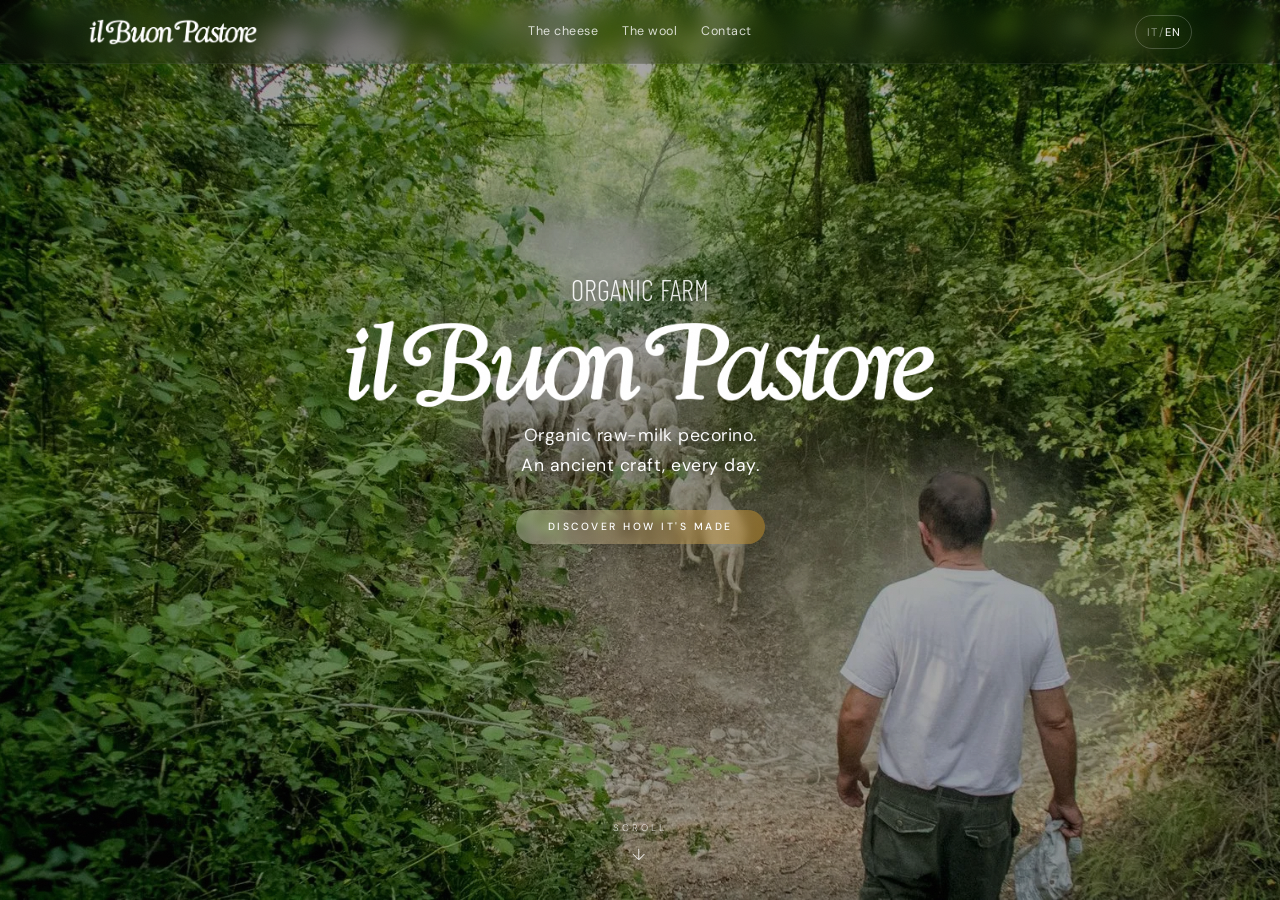
<file: docs/index.html>
<!DOCTYPE html>
<html lang="it">
<head>
  <meta charset="UTF-8">
  <meta name="viewport" content="width=device-width, initial-scale=1.0">
  <title>Il Buon Pastore — Pecorino a latte crudo biologico</title>
  <meta name="description" data-i18n-attr="content" data-i18n="meta.desc"
        content="Il Buon Pastore — pecorino a latte crudo biologico a Montefiore Conca (Rimini). Formaggi artigianali di pecora: stagionato, erborinato, di fossa, ricotta. Vendita diretta.">
  <meta property="og:type" content="website">
  <meta property="og:url" content="https://ilbuonpastorebio.it">
  <meta property="og:title" content="Il Buon Pastore — Pecorino a latte crudo biologico">
  <meta property="og:description" content="Il Buon Pastore — pecorino a latte crudo biologico a Montefiore Conca (Rimini). Formaggi artigianali di pecora: stagionato, erborinato, di fossa, ricotta. Vendita diretta.">
  <meta property="og:image" content="https://ilbuonpastorebio.it/assets/imgs/og-cover.jpg">
  <meta property="og:image:width" content="1200">
  <meta property="og:image:height" content="630">
  <meta property="og:locale" content="it_IT">
  <meta property="og:locale:alternate" content="en_GB">
  <meta property="og:site_name" content="Il Buon Pastore">
  <meta name="twitter:card" content="summary_large_image">
  <link rel="icon" type="image/png" href="assets/imgs/favicon.png">
  <link rel="apple-touch-icon" href="assets/imgs/apple-touch-icon.png">
  <link rel="canonical" href="https://ilbuonpastorebio.it/">
  <link rel="preload" as="image" href="assets/imgs/hero.webp">

  <link rel="stylesheet" href="css/style.css">
  <script type="application/ld+json">
  {
    "@context": "https://schema.org",
    "@type": "LocalBusiness",
    "name": "Il Buon Pastore",
    "description": "Azienda agricola biologica: pecorino a latte crudo certificato biologico. Dal pascolo alla tavola, un solo gesto antico.",
    "url": "https://ilbuonpastorebio.it",
    "image": "https://ilbuonpastorebio.it/assets/imgs/og-cover.jpg",
    "telephone": "+393393179926",
    "email": "levoland@libero.it",
    "address": {
      "@type": "PostalAddress",
      "streetAddress": "Via Ca' Santino 1963",
      "addressLocality": "Montefiore Conca",
      "addressRegion": "RN",
      "postalCode": "47834",
      "addressCountry": "IT"
    },
    "geo": {
      "@type": "GeoCoordinates",
      "latitude": 43.859999,
      "longitude": 12.610867
    },
    "openingHours": "Mo-Sa 15:00-19:00",
    "sameAs": ["https://instagram.com/aziendailbuonpastore"],
    "priceRange": "€€"
  }
  </script>
</head>
<body>
  <div class="grain" aria-hidden="true"></div>

  <header class="nav">
    <div class="nav-inner">
      <a href="#" class="nav-logo" aria-label="Il Buon Pastore — torna su" data-goto="0">
        <img src="assets/imgs/titolo.png" alt="Il Buon Pastore" class="nav-logo-img">
      </a>
      <nav class="nav-links" aria-label="Navigazione principale" id="navLinks"></nav>
      <div class="nav-tools">
        <button class="lang-toggle" id="langToggle" aria-label="Cambia lingua">
          <span class="lang-it">IT</span><span class="lang-sep">/</span><span class="lang-en">EN</span>
        </button>
        <button class="nav-burger" id="navBurger" aria-label="Apri menu" aria-expanded="false">
          <span></span><span></span><span></span>
        </button>
      </div>
    </div>
  </header>

  <main class="panels" id="panels">
    <!-- Hero (statico) -->
    <section class="panel panel-hero is-active">
      <div class="panel-bg" style="background-image:url('assets/imgs/hero.webp')"></div>
      <div class="panel-overlay"></div>
      <div class="panel-center">
        <span class="hero-sub-img" data-i18n="hero.sopratitolo">Azienda Agricola Biologica</span>
        <h1 class="hero-title"><img src="assets/imgs/titolo.png" alt="Il Buon Pastore" class="hero-logo"></h1>
        <p class="hero-sub" data-i18n="hero.sub">Pecorino a latte crudo, certificato biologico.<br>Un gesto antico, ogni giorno.</p>
        <button class="btn-cta" data-goto="1" data-i18n="hero.cta">Scopri come nasce</button>
      </div>
      <div class="panel-cue">
        <span data-i18n="hero.scroll">scorri</span>
        <span class="scroll-arrow">↓</span>
      </div>
    </section>
    <!-- Contatti (generato da JS) -->
    <section class="panel panel-light" id="contatti"></section>
  </main>

  <script src="js/i18n.js"></script>
  <script src="js/main.js"></script>
</body>
</html>
</file>
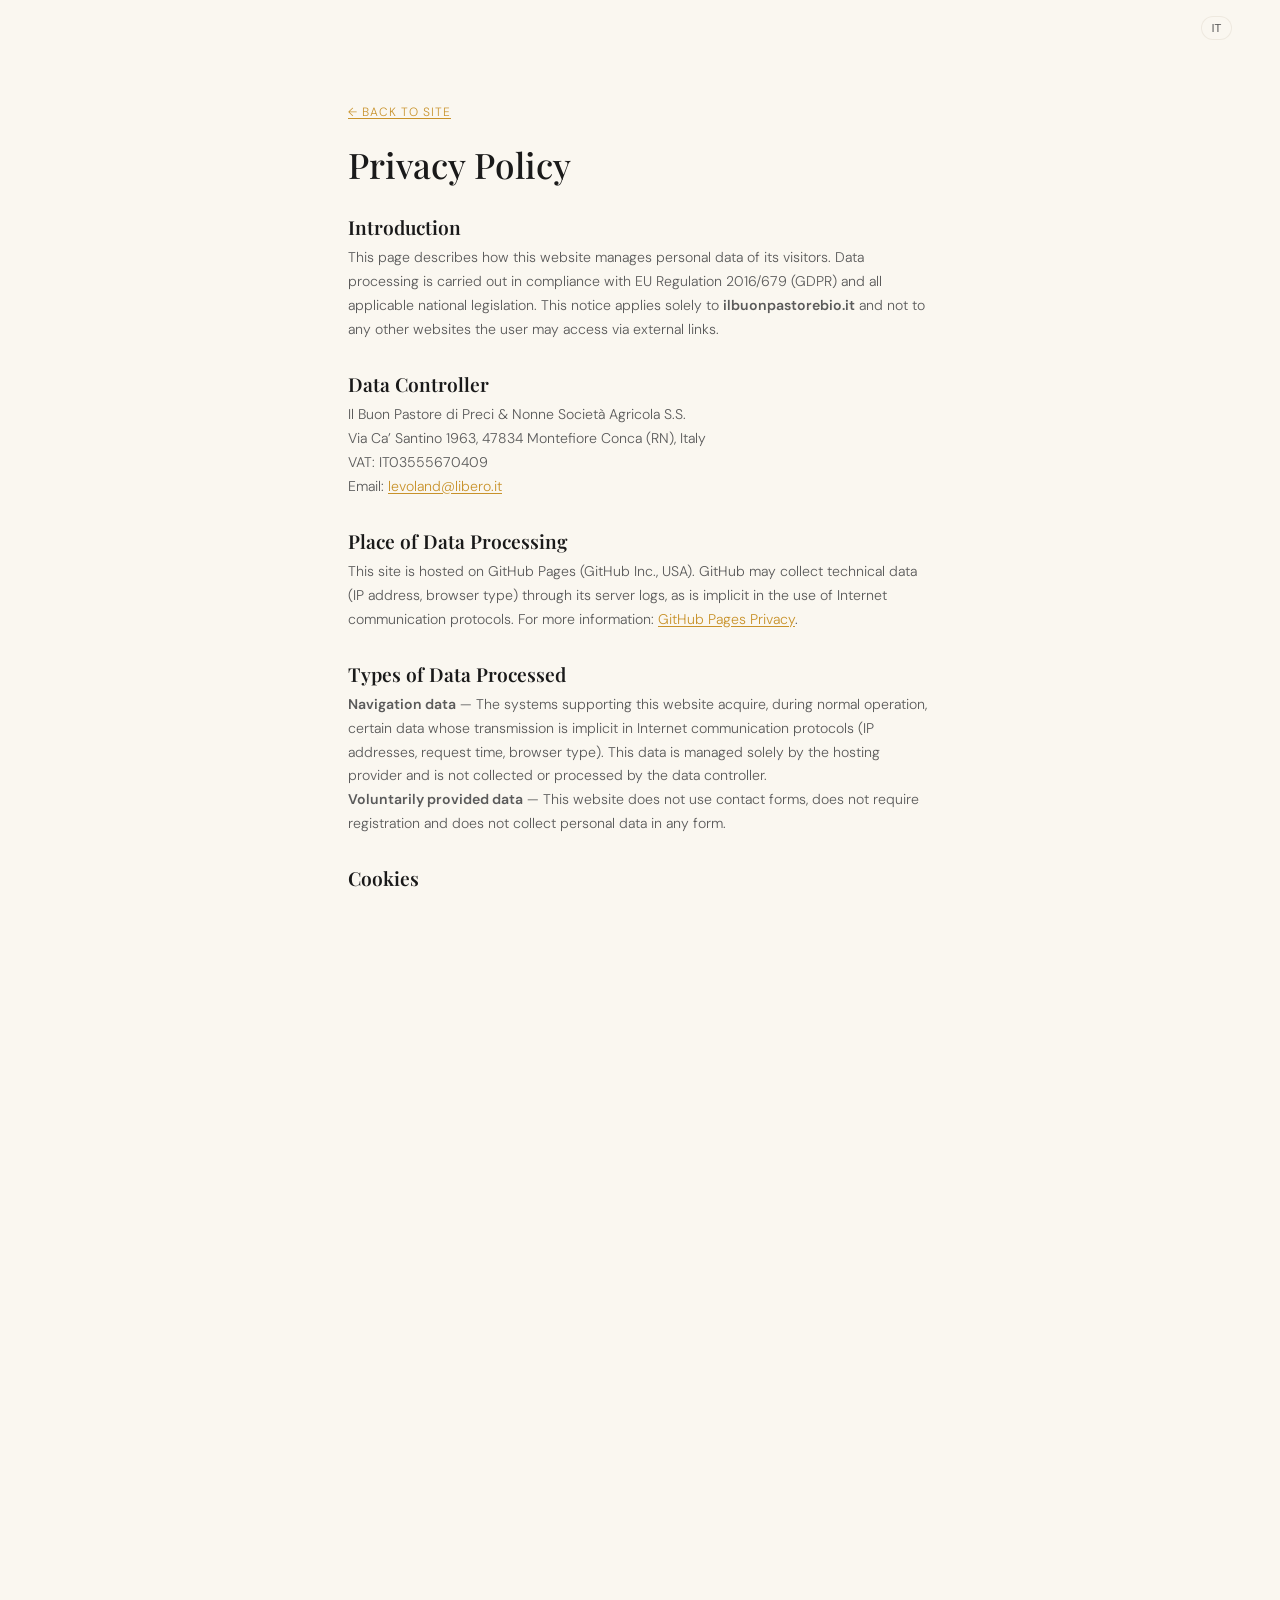
<file: docs/privacy.html>
<!DOCTYPE html>
<html lang="it">
<head>
  <meta charset="UTF-8">
  <meta name="viewport" content="width=device-width, initial-scale=1.0">
  <title>Privacy Policy — Il Buon Pastore</title>
  <meta name="robots" content="noindex">
  <link rel="icon" type="image/png" href="assets/imgs/favicon.png">
  <link rel="stylesheet" href="css/style.css">
  <style>
    body{overflow:auto;background:var(--bg);padding:0}
    .privacy-wrap{max-width:680px;margin:0 auto;padding:calc(var(--nav-h) + 2rem) var(--pad) 3rem}
    .privacy-wrap h1{font-size:clamp(1.6rem,3vw,2.2rem);margin-bottom:1.5rem;font-weight:500}
    .privacy-wrap h2{font-size:clamp(1rem,2vw,1.2rem);margin-top:2rem;margin-bottom:.5rem;font-weight:600;color:var(--fg)}
    .privacy-wrap p,.privacy-wrap li{font-size:.88rem;line-height:1.7;color:var(--muted)}
    .privacy-wrap ul{padding-left:1.2rem;margin-top:.3rem}
    .privacy-wrap a{color:var(--oro);text-decoration:underline;text-underline-offset:2px}
    .privacy-back{display:inline-block;margin-bottom:1.5rem;font-size:.75rem;letter-spacing:1px;text-transform:uppercase;color:var(--oro);text-decoration:none;transition:opacity .3s}
    .privacy-back:hover{opacity:.7}
    .privacy-lang{position:fixed;top:1rem;right:var(--pad);font-size:.7rem;border:1px solid var(--border);border-radius:20px;padding:.3rem .6rem;cursor:pointer;background:var(--bg);color:var(--muted);transition:border-color .3s}
    .privacy-lang:hover{border-color:var(--oro);color:var(--oro)}
    [data-lang="it"] .en-only,[data-lang="en"] .it-only{display:none}
  </style>
</head>
<body data-lang="it">
  <div class="privacy-wrap">
    <button class="privacy-lang" id="privacyLang">EN</button>
    <a href="index.html" class="privacy-back">← <span class="it-only">Torna al sito</span><span class="en-only">Back to site</span></a>

    <h1 class="it-only">Privacy Policy</h1>
    <h1 class="en-only">Privacy Policy</h1>

    <div class="it-only">
      <h2>Premessa</h2>
      <p>In questa pagina si descrivono le modalità di gestione del presente sito internet in riferimento al trattamento dei dati personali degli utenti che lo consultano. Il trattamento dei dati viene effettuato nel rispetto dei criteri previsti dal Regolamento europeo in materia di protezione dei dati personali (Reg. UE 2016/679 — GDPR) e di ogni altro testo legislativo nazionale applicabile. L’informativa è resa solo per il sito <strong>ilbuonpastorebio.it</strong> e non anche per altri siti web eventualmente consultati dall’utente tramite link.</p>

      <h2>Titolare del trattamento</h2>
      <p>Il Buon Pastore di Preci &amp; Nonne Società Agricola S.S.<br>
      Via Ca’ Santino 1963, 47834 Montefiore Conca (RN)<br>
      P.IVA 03555670409<br>
      Email: <a href="mailto:levoland@libero.it">levoland@libero.it</a></p>

      <h2>Luogo di trattamento dei dati</h2>
      <p>Il sito è ospitato su GitHub Pages (GitHub Inc., USA). GitHub può raccogliere dati tecnici (indirizzo IP, tipo di browser) tramite i propri log del server, la cui trasmissione è implicita nell’uso dei protocolli di comunicazione di Internet. Per maggiori informazioni: <a href="https://docs.github.com/en/pages/getting-started-with-github-pages/about-github-pages#data-collection" target="_blank" rel="noopener noreferrer">GitHub Pages Privacy</a>.</p>

      <h2>Tipi di dati trattati</h2>
      <p><strong>Dati di navigazione</strong> — I sistemi informatici preposti al funzionamento di questo sito acquisiscono, nel corso del loro normale esercizio, alcuni dati la cui trasmissione è implicita nell’uso dei protocolli di comunicazione di Internet (indirizzi IP, orario della richiesta, tipo di browser). Questi dati sono gestiti esclusivamente dall’hosting provider e non sono raccolti né trattati dal titolare.</p>
      <p><strong>Dati forniti volontariamente</strong> — Questo sito non utilizza moduli di contatto, non richiede registrazione e non raccoglie dati personali in alcuna forma.</p>

      <h2>Cookie</h2>
      <p>Questo sito non utilizza cookie di profilazione, cookie analitici né cookie di terze parti. L’unico dato memorizzato localmente nel browser è la preferenza di lingua (italiano/inglese), salvata in localStorage con la chiave <code>ibp-lang</code>. Non si tratta di un cookie e il dato non viene trasmesso ad alcun server.</p>

      <h2>Servizi di terze parti</h2>
      <p>Il sito non carica risorse esterne al primo accesso. I soli servizi di terze parti sono:</p>
      <ul>
        <li><strong>Google Maps</strong> — si apre in una nuova scheda esclusivamente su azione esplicita dell’utente. Nessun dato viene trasmesso a Google durante la navigazione del sito.</li>
        <li><strong>WhatsApp</strong> — i pulsanti “Chiedi info” aprono l’applicazione WhatsApp in una nuova scheda. Nessun dato viene trasmesso a Meta/WhatsApp durante la navigazione del sito.</li>
        <li><strong>Instagram</strong> — il link al profilo Instagram si apre in una nuova scheda. Nessun dato viene trasmesso a Meta/Instagram durante la navigazione del sito.</li>
      </ul>

      <h2>Diritti degli interessati</h2>
      <p>Ai sensi degli artt. 15–22 del Regolamento UE 2016/679, l’interessato ha diritto di chiedere al titolare del trattamento l’accesso ai propri dati personali, la rettifica, la cancellazione, la limitazione del trattamento, la portabilità dei dati, nonché di opporsi al loro trattamento.</p>
      <p>La richiesta può essere inoltrata via email a <a href="mailto:levoland@libero.it">levoland@libero.it</a> specificando il diritto che si intende esercitare. Il titolare provvederà a fornire riscontro entro 30 giorni dalla data di ricevimento.</p>
      <p>Qualora l’interessato ritenga opportuno far valere i propri diritti, ha facoltà di proporre reclamo all’Autorità Garante per la protezione dei dati personali, Piazza Venezia 11 — 00187 Roma — <a href="mailto:garante@gpdp.it">garante@gpdp.it</a>.</p>

      <h2>Aggiornamenti</h2>
      <p>La presente informativa può essere soggetta ad aggiornamenti. Ultimo aggiornamento: giugno 2026.</p>
    </div>

    <div class="en-only">
      <h2>Introduction</h2>
      <p>This page describes how this website manages personal data of its visitors. Data processing is carried out in compliance with EU Regulation 2016/679 (GDPR) and all applicable national legislation. This notice applies solely to <strong>ilbuonpastorebio.it</strong> and not to any other websites the user may access via external links.</p>

      <h2>Data Controller</h2>
      <p>Il Buon Pastore di Preci &amp; Nonne Società Agricola S.S.<br>
      Via Ca’ Santino 1963, 47834 Montefiore Conca (RN), Italy<br>
      VAT: IT03555670409<br>
      Email: <a href="mailto:levoland@libero.it">levoland@libero.it</a></p>

      <h2>Place of Data Processing</h2>
      <p>This site is hosted on GitHub Pages (GitHub Inc., USA). GitHub may collect technical data (IP address, browser type) through its server logs, as is implicit in the use of Internet communication protocols. For more information: <a href="https://docs.github.com/en/pages/getting-started-with-github-pages/about-github-pages#data-collection" target="_blank" rel="noopener noreferrer">GitHub Pages Privacy</a>.</p>

      <h2>Types of Data Processed</h2>
      <p><strong>Navigation data</strong> — The systems supporting this website acquire, during normal operation, certain data whose transmission is implicit in Internet communication protocols (IP addresses, request time, browser type). This data is managed solely by the hosting provider and is not collected or processed by the data controller.</p>
      <p><strong>Voluntarily provided data</strong> — This website does not use contact forms, does not require registration and does not collect personal data in any form.</p>

      <h2>Cookies</h2>
      <p>This website does not use profiling cookies, analytics cookies or third-party cookies. The only data stored locally in the browser is the language preference (Italian/English), saved in localStorage under the key <code>ibp-lang</code>. This is not a cookie and is not transmitted to any server.</p>

      <h2>Third-party Services</h2>
      <p>The website does not load external resources on first access. The only third-party services are:</p>
      <ul>
        <li><strong>Google Maps</strong> — opens in a new tab exclusively upon explicit user action. No data is transmitted to Google while browsing this site.</li>
        <li><strong>WhatsApp</strong> — “Ask info” buttons open the WhatsApp application in a new tab. No data is transmitted to Meta/WhatsApp while browsing this site.</li>
        <li><strong>Instagram</strong> — the link to the Instagram profile opens in a new tab. No data is transmitted to Meta/Instagram while browsing this site.</li>
      </ul>

      <h2>Rights of the Data Subject</h2>
      <p>Under Articles 15–22 of EU Regulation 2016/679, the data subject has the right to request access to, rectification, erasure, restriction of processing, and portability of their personal data, as well as the right to object to processing.</p>
      <p>Requests may be sent via email to <a href="mailto:levoland@libero.it">levoland@libero.it</a>, specifying the right to be exercised. The data controller will respond within 30 days of receipt.</p>
      <p>Should the data subject wish to assert their rights, they may lodge a complaint with the competent supervisory authority: Garante per la protezione dei dati personali, Piazza Venezia 11 — 00187 Rome, Italy — <a href="mailto:garante@gpdp.it">garante@gpdp.it</a>.</p>

      <h2>Updates</h2>
      <p>This notice may be subject to updates. Last update: June 2026.</p>
    </div>
  </div>

  <script>
  (function(){
    'use strict';
    const KEY='ibp-lang';
    const lang = localStorage.getItem(KEY) || 'it';
    document.body.setAttribute('data-lang', lang);
    const btn = document.getElementById('privacyLang');
    btn.textContent = lang === 'it' ? 'EN' : 'IT';
    btn.addEventListener('click', () => {
      const cur = document.body.getAttribute('data-lang');
      const next = cur === 'it' ? 'en' : 'it';
      document.body.setAttribute('data-lang', next);
      document.documentElement.lang = next;
      localStorage.setItem(KEY, next);
      btn.textContent = next === 'it' ? 'EN' : 'IT';
    });
  })();
  </script>
</body>
</html>
</file>
<file: docs/css/style.css>
/* Il Buon Pastore — style.css */

/* Fonts (self-hosted, variable) */
@font-face{font-family:'Playfair Display';font-style:normal;font-weight:400 900;font-display:swap;src:url(../assets/fonts/playfair-display.woff2) format('woff2')}
@font-face{font-family:'DM Sans';font-style:normal;font-weight:300 600;font-display:swap;src:url(../assets/fonts/dm-sans.woff2) format('woff2')}
@font-face{font-family:'Barlow Condensed';font-style:normal;font-weight:300;font-display:swap;src:url(../assets/fonts/barlow-condensed.woff2) format('woff2')}

:root{
  --bg:#FAF7F0;--fg:#1A1A1A;--muted:#5A5A5A;--oro:#C8922A;
  --border:rgba(107,63,31,.08);
  --font-h:'Playfair Display',Georgia,serif;
  --font-b:'DM Sans',system-ui,sans-serif;
  --ease:cubic-bezier(.16,1,.3,1);--ease-out:cubic-bezier(.22,1,.36,1);
  --nav-h:64px;--pad:clamp(20px,5vw,48px);
}

*{box-sizing:border-box;margin:0;padding:0}
html,body{height:100%;overflow:hidden}
body{font:300 1.1rem/1.7 var(--font-b);color:var(--fg);background:#000;-webkit-font-smoothing:antialiased}
h1,h2{font-family:var(--font-h);font-weight:600;line-height:1.1}
h2{font-size:clamp(1.8rem,4vw,3rem);margin-bottom:.5em}
p{color:var(--muted)}
a{color:inherit;text-decoration:none}
*{-webkit-tap-highlight-color:transparent}
img,iframe{display:block;max-width:100%}
a:focus-visible,button:focus-visible{outline:2px solid var(--oro);outline-offset:2px;border-radius:2px}
.label{font:500 .65rem/1 var(--font-b);text-transform:uppercase;letter-spacing:3px;color:var(--oro);margin-bottom:.8rem}

/* Grain */
.grain{position:fixed;inset:0;z-index:9000;pointer-events:none;opacity:.02;background-image:url("data:image/svg+xml,%3Csvg xmlns='http://www.w3.org/2000/svg' width='200' height='200'%3E%3Cfilter id='n'%3E%3CfeTurbulence type='fractalNoise' baseFrequency='.9' numOctaves='3' stitchTiles='stitch'/%3E%3C/filter%3E%3Crect width='100%25' height='100%25' filter='url(%23n)'/%3E%3C/svg%3E")}

/* Panels */
.panels{position:fixed;inset:0;z-index:1}
.panel{position:absolute;inset:0;display:flex;align-items:center;justify-content:center;opacity:0;pointer-events:none;clip-path:inset(12% 18% 12% 18% round 20px);transition:clip-path .65s var(--ease-out),opacity .35s var(--ease-out);will-change:clip-path,opacity}
.panel.is-active{opacity:1;pointer-events:auto;clip-path:inset(0 0 0 0 round 0)}
.panel.is-leaving-fwd{opacity:0;clip-path:inset(6% 10% 6% 10% round 14px);transition:clip-path .5s var(--ease),opacity .3s .1s var(--ease)}
.panel.is-leaving-bwd{opacity:0;clip-path:inset(-5% -5% -5% -5% round 0);transition:clip-path .5s var(--ease),opacity .25s .1s var(--ease)}

.panel-bg{position:absolute;inset:0;background:var(--fg) center/cover no-repeat}
.panel-crossfade{position:absolute;inset:0}
.scene-slide{position:absolute;inset:0;background:center/cover no-repeat;opacity:0;transition:opacity 2s var(--ease-out)}
.scene-slide.is-active{opacity:1}
.panel-overlay{position:absolute;inset:0;background:rgba(0,0,0,.35)}

/* Hero */
.panel-hero .panel-center{position:relative;z-index:2;text-align:center;padding:0 var(--pad);margin-top:-10vh}
.hero-title{margin-bottom:.3em;filter:drop-shadow(0 4px 30px rgba(0,0,0,.4))}
.hero-logo{max-width:clamp(250px,50vw,600px);height:auto;display:block;margin:0 auto;filter:brightness(0) invert(1)}
.hero-sub{color:#fff;font-size:clamp(.9rem,1.5vw,1.1rem);font-weight:400;letter-spacing:.5px;text-shadow:0 1px 16px rgba(0,0,0,.5);margin-bottom:1.8rem}
.hero-sub-img{display:block;margin:0 auto;color:#fff;font-family:'Barlow Condensed',sans-serif;font-weight:300;font-size:clamp(1.1rem,3vw,1.8rem);letter-spacing:0;text-transform:uppercase;opacity:.9;text-shadow:0 1px 16px rgba(0,0,0,.5)}
.btn-cta{display:inline-block;padding:.75rem 2rem;font:500 .65rem/1 var(--font-b);letter-spacing:2.5px;text-transform:uppercase;color:#fff;background:linear-gradient(90deg,rgba(255,255,255,.3),rgba(200,146,42,.5));backdrop-filter:blur(4px);-webkit-backdrop-filter:blur(4px);border:none;border-radius:30px;cursor:pointer;transition:transform .3s,box-shadow .3s}
.btn-cta:hover{transform:translateY(-2px);box-shadow:0 6px 20px rgba(200,146,42,.25)}
.panel-cue{position:absolute;bottom:2rem;left:50%;transform:translateX(-50%);z-index:2;display:flex;flex-direction:column;align-items:center;gap:.3rem;color:#fff;font-size:.6rem;text-transform:uppercase;letter-spacing:3px;opacity:.8}
.scroll-arrow{font-size:1rem;animation:bounce 2s var(--ease) infinite}
@keyframes bounce{0%,100%{transform:translateY(0)}50%{transform:translateY(5px)}}

/* Chapter */
.panel-split{position:absolute;bottom:clamp(1.5rem,3vh,3rem);right:clamp(1rem,2vw,2rem);z-index:2;pointer-events:none;width:clamp(240px,28vw,380px)}
.panel-text{pointer-events:auto;display:flex;flex-direction:column;padding:clamp(1rem,2vw,1.5rem);background:rgba(0,0,0,.5);backdrop-filter:blur(8px);-webkit-backdrop-filter:blur(8px);border-left:3px solid var(--oro);border-radius:10px;opacity:0;transform:translateY(20px);transition:opacity .8s .4s var(--ease-out),transform .8s .4s var(--ease-out)}
.panel.is-active .panel-text{opacity:1;transform:translateY(0)}
.panel-text h2{color:#fff;font-size:clamp(1.3rem,2.5vw,2rem)}
.panel-text p{max-width:38ch;font-size:.88rem;line-height:1.5;color:rgba(255,255,255,.88)}
.panel-text p:empty{display:none}
.panel-text p+p{margin-top:.6rem}
.panel-text .label{color:var(--oro);margin-bottom:.4rem;font-size:.55rem;letter-spacing:2px}
.link-evidenziato{color:var(--oro);text-decoration:underline;text-underline-offset:3px;font-weight:500;transition:color .3s}
.link-evidenziato:hover{color:#fff}

/* Photo dots */
.photo-dots{display:flex;gap:6px;margin-top:.8rem}
.photo-dot{width:8px;height:8px;border-radius:50%;border:1.5px solid rgba(255,255,255,.5);background:transparent;padding:0;cursor:pointer;transition:background .3s,border-color .3s,transform .3s}
.photo-dot.active{background:var(--oro);border-color:var(--oro);transform:scale(1.3)}
.photo-dot:hover:not(.active){border-color:rgba(255,255,255,.9)}

/* Gallery */
.panel-gallery{background:var(--bg)}
.gallery-wrap{position:relative;z-index:2;width:100%;height:100%;display:flex;flex-direction:column;justify-content:center;padding:var(--pad);opacity:0;transform:translateY(20px);transition:opacity .8s .3s var(--ease-out),transform .8s .3s var(--ease-out)}
.panel-gallery.is-active .gallery-wrap{opacity:1;transform:translateY(0)}
.gallery-header{text-align:center;margin-bottom:clamp(1.5rem,3vw,2.5rem)}
.gallery-header h2{font-size:clamp(1.8rem,3.5vw,2.8rem);font-weight:400;color:var(--fg)}
.gallery-hint{font:400 1.05rem/1.2 var(--font-h);color:var(--oro);opacity:.85;margin-top:.5rem}
.gallery-strip{display:flex;gap:clamp(10px,1.5vw,16px);overflow-x:auto;padding-bottom:8px;scroll-snap-type:x mandatory;-webkit-overflow-scrolling:touch;scrollbar-width:thin;scrollbar-color:var(--oro) transparent;touch-action:pan-x;height:clamp(300px,55vh,500px)}
.gallery-strip::-webkit-scrollbar{height:4px}
.gallery-strip::-webkit-scrollbar-thumb{background:var(--oro);border-radius:2px}
.gallery-item{flex:0 0 clamp(200px,28vw,320px);border-radius:10px;overflow:hidden;scroll-snap-align:center;display:flex;flex-direction:column;cursor:pointer}
.gallery-name{padding:.5rem 0;text-align:center;font:500 .85rem/1.2 var(--font-h);color:var(--fg);background:var(--bg)}
.gallery-item img{width:100%;flex:1;min-height:0;object-fit:cover;transition:transform .5s var(--ease)}
.gallery-item:hover img{transform:scale(1.05)}
/* WhatsApp button (lightbox) */
.gallery-wa-btn{display:inline-flex;align-items:center;gap:.6rem;padding:.7rem 1.8rem;background:var(--bg);color:#1a8f45;border:1.5px solid #25D366;font:500 .72rem/1 var(--font-b);letter-spacing:1.5px;text-transform:uppercase;border-radius:30px;text-decoration:none;transition:background .3s,transform .3s,box-shadow .3s}
.gallery-wa-btn svg{width:18px;height:18px;color:#25D366}
.gallery-wa-btn:hover{background:rgba(37,211,102,.08);transform:translateY(-2px);box-shadow:0 6px 20px rgba(37,211,102,.15)}

/* Product lightbox */
.product-lb{position:fixed;inset:0;z-index:9500;background:rgba(0,0,0,.8);backdrop-filter:blur(6px);display:flex;align-items:center;justify-content:center;opacity:0;pointer-events:none;transition:opacity .3s var(--ease-out);padding:2rem}
.product-lb.open{opacity:1;pointer-events:auto}
.product-lb-inner{position:relative;background:var(--bg);border-radius:14px;max-width:800px;width:100%;max-height:85vh;overflow-y:auto;-webkit-overflow-scrolling:touch;touch-action:pan-y;display:grid;grid-template-columns:1fr;box-shadow:0 20px 60px rgba(0,0,0,.4)}
@media(min-width:600px){.product-lb-inner{grid-template-columns:1fr 1fr}}
.product-lb-close{position:absolute;top:.8rem;right:.8rem;width:36px;height:36px;border-radius:50%;border:none;background:rgba(0,0,0,.5);color:#fff;font-size:1.4rem;cursor:pointer;z-index:1;transition:background .3s;display:flex;align-items:center;justify-content:center;line-height:1}
.product-lb-close:hover{background:rgba(180,40,40,.7)}
.product-lb-content{display:contents}
.product-lb-content img{width:100%;height:100%;min-height:250px;object-fit:cover;border-radius:14px 14px 0 0}
@media(min-width:600px){.product-lb-content img{border-radius:14px 0 0 14px}}
.product-lb-info{padding:1.5rem;display:flex;flex-direction:column;gap:.6rem}
.product-lb-info h3{font:600 1.4rem var(--font-h);color:var(--fg)}
.product-lb-sub{font-size:.7rem;letter-spacing:2px;text-transform:uppercase;color:var(--oro)}
.product-lb-info p{font-size:.88rem;line-height:1.6;color:var(--muted)}
.product-lb-scheda{display:flex;flex-direction:column;gap:.4rem;border-top:1px solid var(--border);padding-top:.8rem;margin-top:.4rem}
.scheda-item{display:flex;align-items:baseline;gap:.4rem;font-size:.75rem;line-height:1.4;padding:.45rem .7rem;border-radius:8px}
.scheda-tag{font-size:.68rem;font-weight:600;white-space:nowrap}
.scheda-val{color:var(--muted);font-size:.75rem}
.scheda-val strong{color:var(--fg);font-weight:600}
.scheda-item:nth-child(5n+1){background:rgba(200,146,42,.1)}
.scheda-item:nth-child(5n+1) .scheda-tag{color:#C8922A}
.scheda-item:nth-child(5n+2){background:rgba(160,98,59,.1)}
.scheda-item:nth-child(5n+2) .scheda-tag{color:#A0623B}
.scheda-item:nth-child(5n+3){background:rgba(107,83,64,.1)}
.scheda-item:nth-child(5n+3) .scheda-tag{color:#6B5340}
.scheda-item:nth-child(5n+4){background:rgba(139,125,60,.1)}
.scheda-item:nth-child(5n+4) .scheda-tag{color:#8B7D3C}
.scheda-item:nth-child(5n+5){background:rgba(140,90,74,.1)}
.scheda-item:nth-child(5n+5) .scheda-tag{color:#8C5A4A}
.product-lb-info .gallery-wa-btn{margin-top:.8rem;align-self:center}

/* Contatti */
.panel-light{background:var(--bg);justify-content:center;align-items:center;overflow-y:auto}
.panel-light .contatti-wrap{position:relative;z-index:2;width:100%;max-width:1200px;margin:0 auto;padding:calc(var(--nav-h) + 2rem) var(--pad) 1rem;opacity:0;transform:translateY(30px);transition:opacity .8s .3s var(--ease-out),transform .8s .3s var(--ease-out)}
.panel-light.is-active .contatti-wrap{opacity:1;transform:translateY(0)}
.contatti-header{text-align:center;margin-bottom:clamp(24px,4vw,48px)}
.contatti-header h2{font-size:clamp(2rem,4vw,3rem);font-weight:400}
.contatti-cards{display:grid;grid-template-columns:1fr 1.4fr;gap:clamp(24px,4vw,48px);align-items:start;max-width:900px;margin:0 auto}
.contatti-left{display:flex;flex-direction:column;gap:12px}
.contatto-link{display:flex;align-items:center;gap:14px;padding:16px 20px;border:1px solid var(--border);border-radius:10px;text-decoration:none;color:var(--fg);transition:border-color .3s,transform .3s,box-shadow .3s}
@media(hover:hover){.contatto-link:hover{border-color:var(--oro);transform:translateY(-2px);box-shadow:0 6px 20px rgba(200,146,42,.08)}}
.contatto-link-text{display:flex;flex-direction:column;gap:2px}
.contatto-link strong{font-size:.7rem;letter-spacing:2px;text-transform:uppercase;color:var(--oro)}
.contatto-icon{color:var(--oro);width:28px;height:28px;flex-shrink:0}
.contatto-icon svg{width:100%;height:100%}
.contatto-detail{font-size:.88rem;color:var(--muted)}
.contatti-right{border:1px solid var(--border);border-radius:12px;padding:clamp(20px,3vw,32px)}
.contatto-place{display:flex;flex-direction:column;align-items:center;text-align:center;gap:4px;margin-bottom:16px}
.contatto-place strong{font-size:.7rem;letter-spacing:2px;text-transform:uppercase;color:var(--oro)}
.contatto-place .contatto-icon{margin-bottom:4px}
.orari{margin-top:14px;padding:12px 16px;border:1px solid var(--border);border-radius:8px;max-width:280px;margin-inline:auto}
.orari-label{display:block;font-size:.62rem;font-weight:600;letter-spacing:2px;text-transform:uppercase;color:var(--oro);margin-bottom:8px;text-align:center}
.orari-row{display:flex;justify-content:space-between;font-size:.78rem;color:var(--muted);padding:3px 0}
.orari-closed span:last-child{color:rgba(192,57,43,.7);font-weight:600}
.map-wrap{margin-top:16px;border-radius:8px;overflow:hidden}
.map-placeholder{display:flex;flex-direction:column;align-items:center;justify-content:center;gap:.5rem;height:180px;background:rgba(200,146,42,.06);border:1.5px dashed var(--oro);border-radius:6px;cursor:pointer;transition:background .3s,border-color .3s}
.map-placeholder span{font-size:.75rem;color:var(--oro);font-weight:500;letter-spacing:.5px}
.map-placeholder .contatto-icon{width:24px;height:24px}
.map-placeholder:hover{background:rgba(200,146,42,.12);border-color:#a67a1a}
.site-footer{margin-top:clamp(16px,3vw,24px);padding-top:12px;border-top:1px solid var(--border);text-align:center;display:flex;flex-direction:column;align-items:center;gap:.2rem}
.footer-logo{height:18px;width:auto;margin-bottom:.1rem}
.site-footer p{font-size:.62rem;color:var(--muted);line-height:1.5;letter-spacing:.3px}
.footer-privacy{font-size:.55rem;color:var(--oro);opacity:.7;margin-top:.2rem;letter-spacing:.5px;transition:opacity .3s}
.footer-privacy:hover{opacity:1}



/* Nav */
.nav{position:fixed;top:0;left:0;right:0;z-index:8500;height:var(--nav-h);display:flex;align-items:center;background:rgba(0,0,0,.2);backdrop-filter:blur(10px);-webkit-backdrop-filter:blur(10px);border-bottom:1px solid rgba(255,255,255,.06)}
.nav-inner{width:100%;max-width:1200px;margin:0 auto;padding:0 var(--pad);display:flex;align-items:center;justify-content:space-between;gap:1.5rem;position:relative}
.nav-logo{cursor:pointer;display:flex;align-items:center}
.nav-logo-img{height:28px;width:auto;filter:brightness(0) invert(1)}
.nav-links{display:flex;gap:1.5rem;position:absolute;left:50%;transform:translateX(-50%)}
.nav-links a{font-size:.78rem;font-weight:400;letter-spacing:.5px;color:rgba(255,255,255,.8);position:relative;padding:.2rem 0;transition:color .3s;cursor:pointer}
.nav-links a:hover{color:#fff}
.nav-links a::after{content:'';position:absolute;left:0;bottom:-2px;width:0;height:1.5px;background:var(--oro);transition:width .35s var(--ease)}
.nav-links a:hover::after{width:100%}
.nav-tools{display:flex;align-items:center;gap:.5rem}
.lang-toggle{font-family:var(--font-b);background:none;border:1px solid rgba(255,255,255,.2);color:#fff;cursor:pointer;border-radius:30px;font-size:.7rem;letter-spacing:1px;padding:.4rem .65rem;min-height:34px;transition:border-color .3s,color .3s}
.lang-toggle:hover{border-color:var(--oro);color:var(--oro)}
.lang-toggle .lang-sep{opacity:.4;margin:0 1px}
.lang-toggle .lang-it,.lang-toggle .lang-en{opacity:.45;transition:opacity .3s}
body[data-lang="it"] .lang-toggle .lang-it{opacity:1}
body[data-lang="en"] .lang-toggle .lang-en{opacity:1}
.nav-burger{display:none;flex-direction:column;gap:4px;background:none;border:none;cursor:pointer;padding:.5rem;position:relative;z-index:8600}
.nav-burger span{width:20px;height:2px;background:#fff;transition:transform .35s var(--ease),opacity .3s}

/* Responsive */
@media(max-width:768px){
  .nav-links{position:fixed;top:0;left:0;right:0;bottom:0;width:100vw;height:100vh;flex-direction:column;align-items:center;justify-content:center;gap:1.5rem;background:rgba(0,0,0,.92);backdrop-filter:blur(16px);-webkit-backdrop-filter:blur(16px);padding:0;opacity:0;pointer-events:none;transition:opacity .4s var(--ease);transform:none;z-index:8400}
  .nav-links.open{opacity:1;pointer-events:auto}
  .nav-links a{padding:0;font:400 clamp(1.6rem,6vw,2.2rem)/1.2 var(--font-h);color:rgba(255,255,255,.85);opacity:0;transform:translateY(12px);transition:opacity .4s var(--ease-out),transform .4s var(--ease-out),color .3s}
  .nav-links a::after{display:none}
  .nav-links.open a{opacity:1;transform:translateY(0)}
  .nav-links.open a:nth-child(1){transition-delay:.05s}
  .nav-links.open a:nth-child(2){transition-delay:.1s}
  .nav-links.open a:nth-child(3){transition-delay:.15s}
  .nav-links a:hover{color:var(--oro)}
  .nav-burger{display:flex}
  .nav-burger.open span:nth-child(1){transform:translateY(6px) rotate(45deg)}
  .nav-burger.open span:nth-child(2){opacity:0}
  .nav-burger.open span:nth-child(3){transform:translateY(-6px) rotate(-45deg)}
  .grain{display:none}
  .panel-split{bottom:1rem;right:.8rem;left:.8rem;width:auto}
  .panel-text{overflow-y:auto;max-height:45vh;border-left:none;border-top:2px solid var(--oro);border-radius:10px;padding:1.2rem}
  .panel-cue{display:none}
  .panel-light .contatti-wrap{padding-top:calc(var(--nav-h) + 1.5rem)}
  .contatti-cards{grid-template-columns:1fr}
  .contatti-left{display:grid;grid-template-columns:1fr 1fr;gap:8px}
  .contatto-link{flex:1;min-width:0;padding:12px 10px;gap:8px;justify-content:center}
  .contatto-link-text .contatto-detail{display:none}
  .contatto-link strong{font-size:.58rem;letter-spacing:1px}
  .contatto-icon{width:22px;height:22px}
  .panel-bg[data-focus="top"]{background-position:center top}
  .panel-bg[data-focus="bottom"]{background-position:center bottom}
  .panel-bg[data-focus="left"]{background-position:left center}
  .panel-bg[data-focus="right"]{background-position:right center}
  .panel-bg[data-focus="top-left"]{background-position:left top}
  .panel-bg[data-focus="top-right"]{background-position:right top}
  .panel-bg[data-focus="bottom-left"]{background-position:left bottom}
  .panel-bg[data-focus="bottom-right"]{background-position:right bottom}
  .panel-crossfade[data-focus] .scene-slide{background-position:inherit}
}

/* Reduced motion */
@media(prefers-reduced-motion:reduce){
  .panel{transition:none;clip-path:none}
  .panel-text,.panel-light .contatti-wrap,.gallery-wrap{transition:none;opacity:1;transform:none}
  .scroll-arrow{animation:none}
}
</file>
